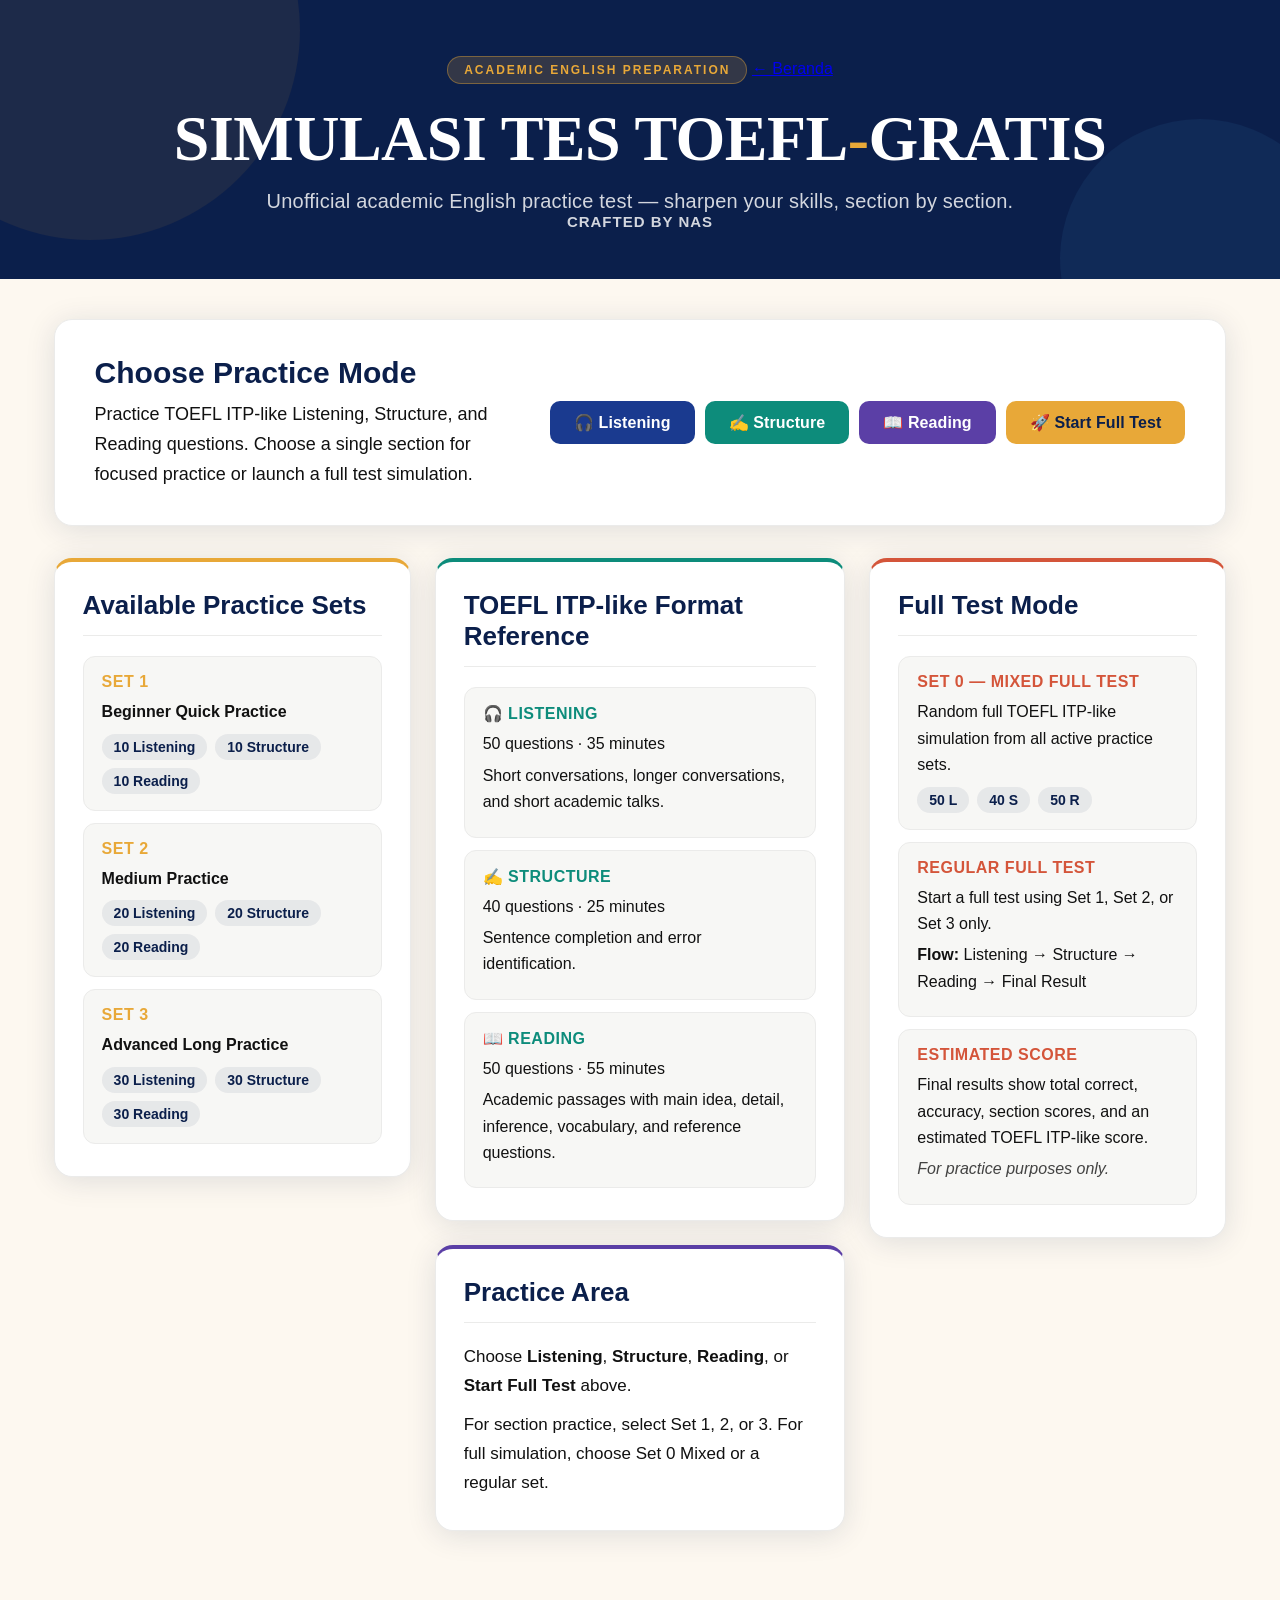
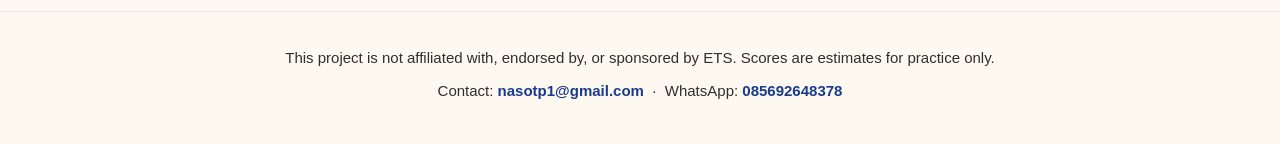
<file: index.html>
<!DOCTYPE html>
<html lang="en">
<head>
  <meta charset="UTF-8" />
  <meta name="viewport" content="width=device-width, initial-scale=1.0" />

  <title>Simulasi Tes TOEFL Online GRATIS</title>

  <link rel="stylesheet" href="css/style.css" />
</head>
<body>

  <header class="app-header">
    <div class="header-inner">
      <div class="header-badge">Academic English Preparation</div>
         <a href="https://sagaevans.github.io/SIMULASI-BELAJAR-GRATIS/" class="btn-home">
      ← Beranda
          </a>
      <h1 class="app-title">
        SIMULASI TES TOEFL<span>-</span>GRATIS
      </h1>

      <p class="app-subtitle">
        Unofficial academic English practice test — sharpen your skills, section by section.
      </p>

      <span class="app-author">Crafted by Nas</span>
    </div>
  </header>

  <main class="container">

    <section class="intro-card">
      <div class="intro-left">
        <h2>Choose Practice Mode</h2>
        <p>
          Practice TOEFL ITP-like Listening, Structure, and Reading questions.
          Choose a single section for focused practice or launch a full test simulation.
        </p>
      </div>

      <div class="section-buttons">
        <button id="btn-nav-listening" onclick="handleMainNavClick('listening')">
          🎧 Listening
        </button>

        <button id="btn-nav-structure" onclick="handleMainNavClick('structure')">
          ✍️ Structure
        </button>

        <button id="btn-nav-reading" onclick="handleMainNavClick('reading')">
          📖 Reading
        </button>

        <button id="btn-nav-fulltest" class="btn-full-test" onclick="handleMainNavClick('fulltest')">
          🚀 Start Full Test
        </button>
      </div>
    </section>

    <div class="home-three-column">

      <section class="test-info color-block-sets">
        <h2>Available Practice Sets</h2>

        <div class="vertical-info-list">

          <div class="info-box">
            <h3>Set 1</h3>
            <p><strong>Beginner Quick Practice</strong></p>

            <div class="stat-row">
              <span class="stat-pill">10 Listening</span>
              <span class="stat-pill">10 Structure</span>
              <span class="stat-pill">10 Reading</span>
            </div>
          </div>

          <div class="info-box">
            <h3>Set 2</h3>
            <p><strong>Medium Practice</strong></p>

            <div class="stat-row">
              <span class="stat-pill">20 Listening</span>
              <span class="stat-pill">20 Structure</span>
              <span class="stat-pill">20 Reading</span>
            </div>
          </div>

          <div class="info-box">
            <h3>Set 3</h3>
            <p><strong>Advanced Long Practice</strong></p>

            <div class="stat-row">
              <span class="stat-pill">30 Listening</span>
              <span class="stat-pill">30 Structure</span>
              <span class="stat-pill">30 Reading</span>
            </div>
          </div>

        </div>
      </section>

      <div class="home-center-column">

        <section class="test-info color-block-reference">
          <h2>TOEFL ITP-like Format Reference</h2>

          <div class="vertical-info-list">

            <div class="info-box">
              <h3>🎧 Listening</h3>
              <p>50 questions · 35 minutes</p>
              <p>
                Short conversations, longer conversations, and short academic talks.
              </p>
            </div>

            <div class="info-box">
              <h3>✍️ Structure</h3>
              <p>40 questions · 25 minutes</p>
              <p>
                Sentence completion and error identification.
              </p>
            </div>

            <div class="info-box">
              <h3>📖 Reading</h3>
              <p>50 questions · 55 minutes</p>
              <p>
                Academic passages with main idea, detail, inference, vocabulary, and reference questions.
              </p>
            </div>

          </div>
        </section>

        <section id="practice-area" class="practice-area color-block-practice">
          <h2>Practice Area</h2>

          <p>
            Choose <strong>Listening</strong>, <strong>Structure</strong>,
            <strong>Reading</strong>, or <strong>Start Full Test</strong> above.
          </p>

          <p class="practice-note">
            For section practice, select Set 1, 2, or 3.
            For full simulation, choose Set 0 Mixed or a regular set.
          </p>
        </section>

      </div>

      <section class="test-info color-block-fulltest">
        <h2>Full Test Mode</h2>

        <div class="vertical-info-list">

          <div class="info-box">
            <h3>Set 0 — Mixed Full Test</h3>
            <p>
              Random full TOEFL ITP-like simulation from all active practice sets.
            </p>

            <div class="stat-row">
              <span class="stat-pill">50 L</span>
              <span class="stat-pill">40 S</span>
              <span class="stat-pill">50 R</span>
            </div>
          </div>

          <div class="info-box">
            <h3>Regular Full Test</h3>
            <p>
              Start a full test using Set 1, Set 2, or Set 3 only.
            </p>

            <p class="flow-text">
              <strong>Flow:</strong> Listening → Structure → Reading → Final Result
            </p>
          </div>

          <div class="info-box">
            <h3>Estimated Score</h3>
            <p>
              Final results show total correct, accuracy, section scores,
              and an estimated TOEFL ITP-like score.
            </p>

            <p class="muted-note">
              For practice purposes only.
            </p>
          </div>

        </div>
      </section>

    </div>

  </main>

  <footer class="app-footer">
    <p>
      This project is not affiliated with, endorsed by, or sponsored by ETS.
      Scores are estimates for practice only.
    </p>

    <p class="footer-contact">
      Contact:
      <a href="mailto:nasotp1@gmail.com">nasotp1@gmail.com</a>
      &nbsp;·&nbsp;
      WhatsApp:
      <a href="https://wa.me/6285692648378" target="_blank">085692648378</a>
    </p>
  </footer>

  <script>
    function scrollToPracticeArea() {
      const practiceArea = document.getElementById("practice-area");

      if (!practiceArea) {
        return;
      }

      setTimeout(function () {
        practiceArea.scrollIntoView({
          behavior: "smooth",
          block: "start"
        });
      }, 150);
    }

    function handleMainNavClick(mode) {
      if (mode === "fulltest") {
        loadFullTestIntro();
      } else {
        loadSection(mode);
      }

      scrollToPracticeArea();
    }
  </script>

  <script src="js/app.js"></script>
</body>
</html>
</file>
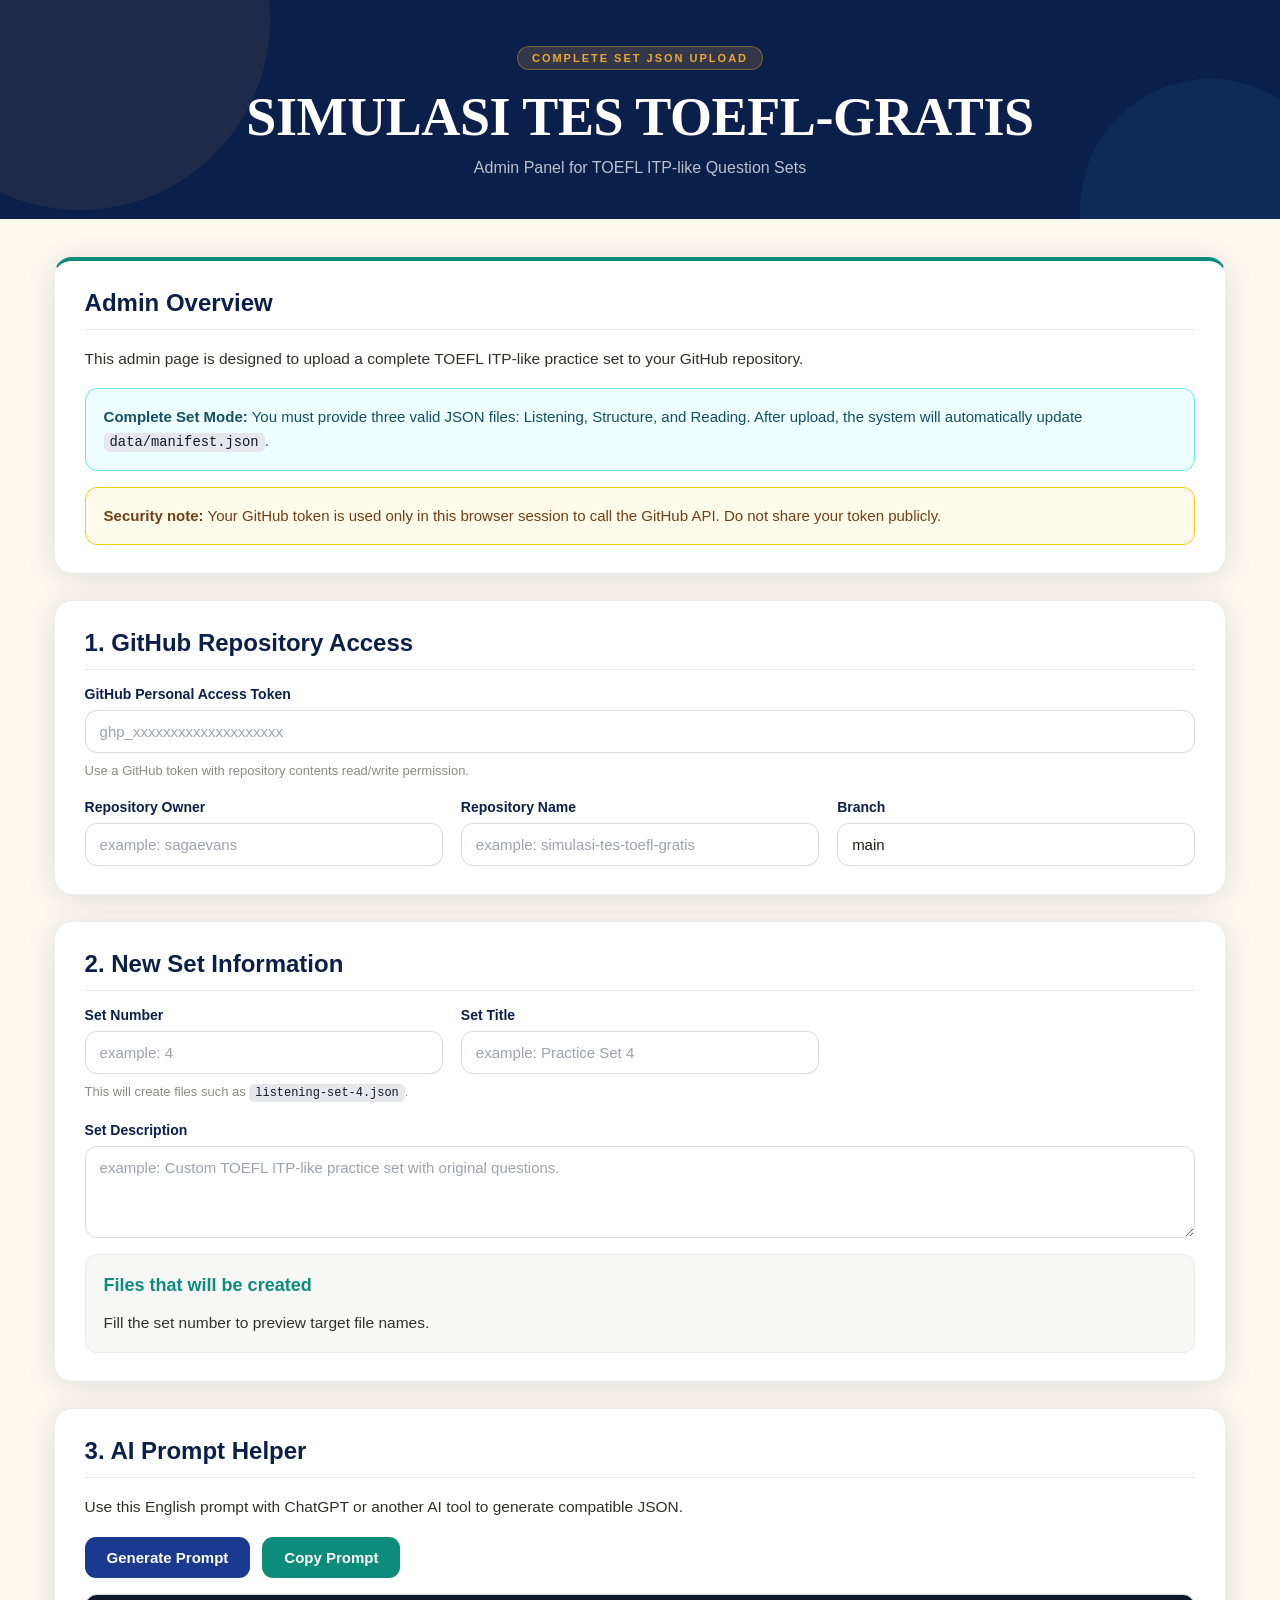
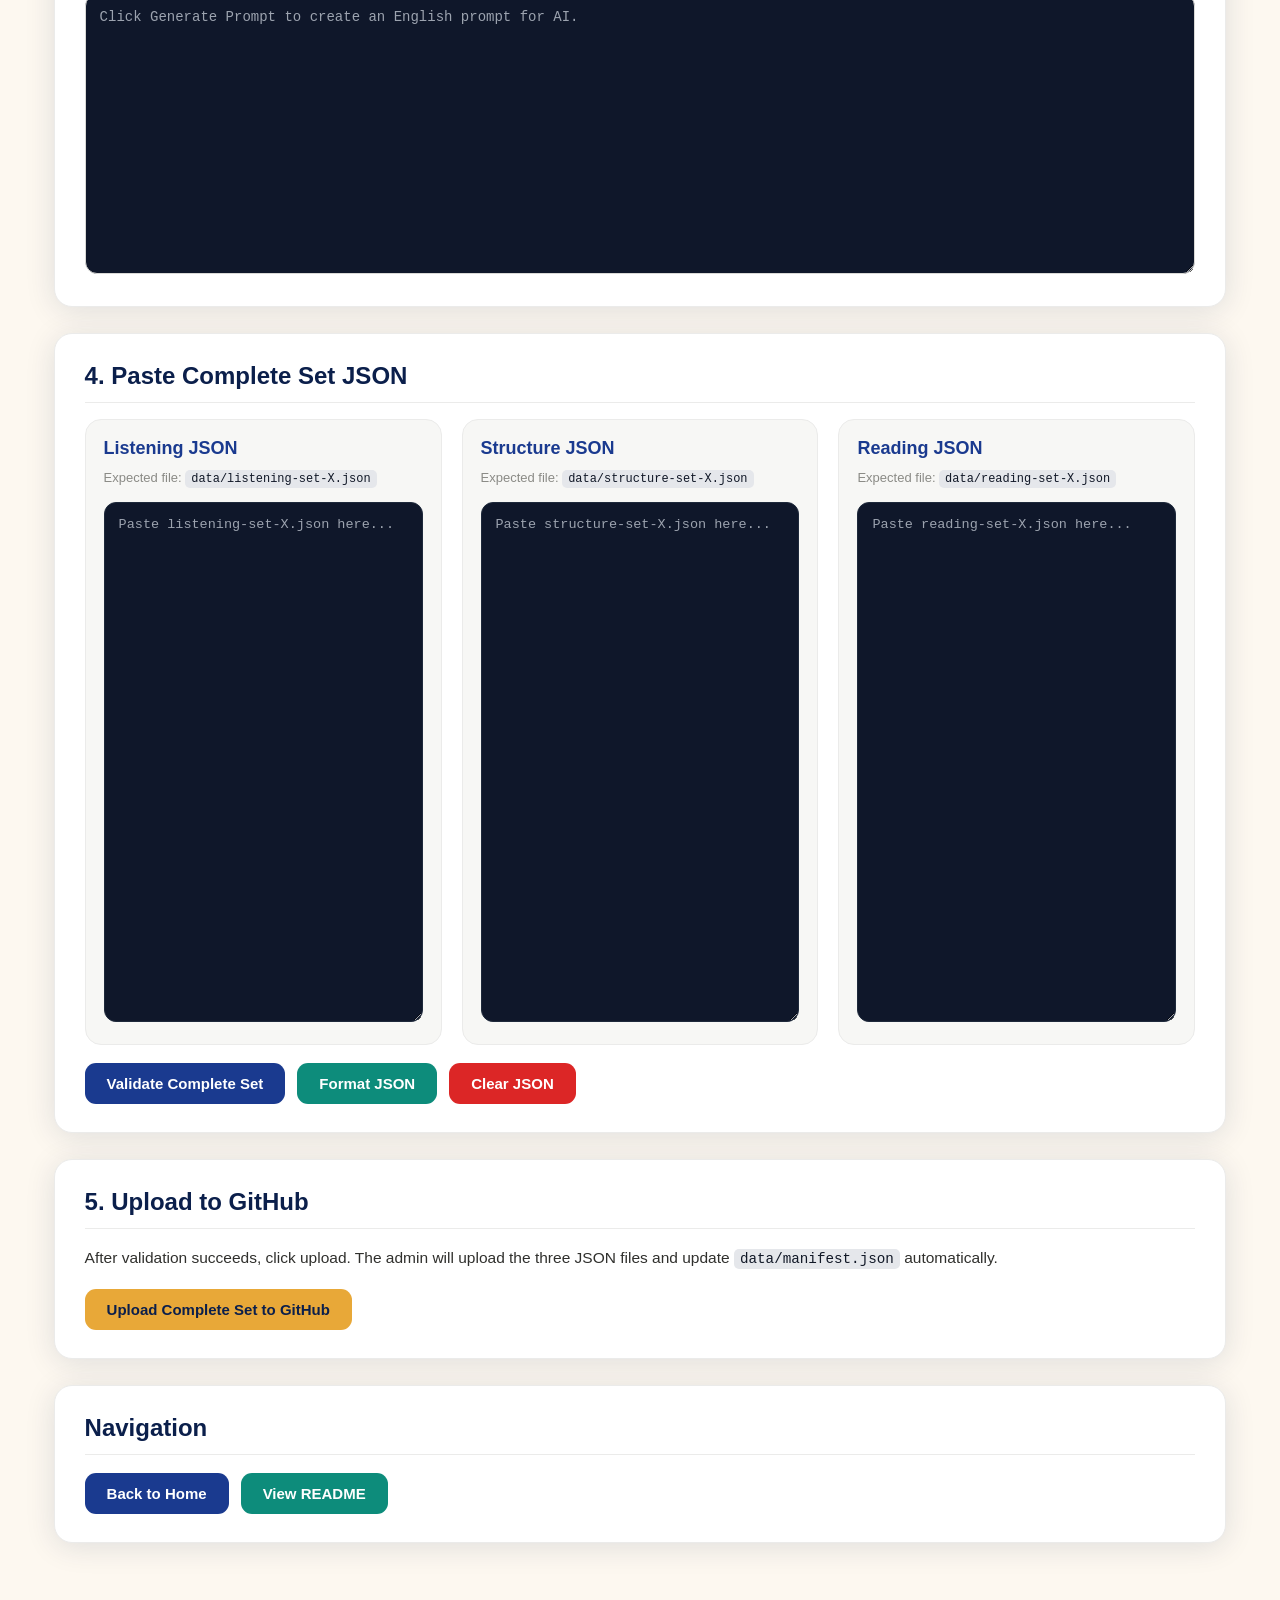
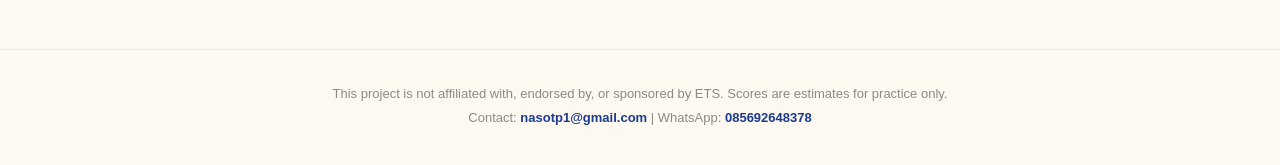
<file: admin.html>
<!DOCTYPE html>
<html lang="en">
<head>
  <meta charset="UTF-8" />
  <meta name="viewport" content="width=device-width, initial-scale=1.0" />

  <title>Admin - Simulasi Tes TOEFL Gratis</title>

  <link rel="stylesheet" href="css/admin.css" />
</head>
<body>

  <header class="admin-header">
    <div class="admin-header-inner">
      <div class="admin-badge">Complete Set JSON Upload</div>
      <h1>SIMULASI TES TOEFL-GRATIS</h1>
      <p>Admin Panel for TOEFL ITP-like Question Sets</p>
    </div>
  </header>

  <main class="admin-container">

    <section class="admin-card intro-card">
      <h2>Admin Overview</h2>

      <p>
        This admin page is designed to upload a complete TOEFL ITP-like practice set
        to your GitHub repository.
      </p>

      <div class="notice-box">
        <strong>Complete Set Mode:</strong>
        You must provide three valid JSON files: Listening, Structure, and Reading.
        After upload, the system will automatically update <code>data/manifest.json</code>.
      </div>

      <div class="warning-box">
        <strong>Security note:</strong>
        Your GitHub token is used only in this browser session to call the GitHub API.
        Do not share your token publicly.
      </div>
    </section>

    <section class="admin-card">
      <h2>1. GitHub Repository Access</h2>

      <div class="form-grid">
        <div class="form-group full-width">
          <label for="githubToken">GitHub Personal Access Token</label>
          <input
            type="password"
            id="githubToken"
            placeholder="ghp_xxxxxxxxxxxxxxxxxxxx"
            autocomplete="off"
          />
          <p class="hint">
            Use a GitHub token with repository contents read/write permission.
          </p>
        </div>

        <div class="form-group">
          <label for="githubOwner">Repository Owner</label>
          <input
            type="text"
            id="githubOwner"
            placeholder="example: sagaevans"
          />
        </div>

        <div class="form-group">
          <label for="githubRepo">Repository Name</label>
          <input
            type="text"
            id="githubRepo"
            placeholder="example: simulasi-tes-toefl-gratis"
          />
        </div>

        <div class="form-group">
          <label for="githubBranch">Branch</label>
          <input
            type="text"
            id="githubBranch"
            value="main"
          />
        </div>
      </div>
    </section>

    <section class="admin-card">
      <h2>2. New Set Information</h2>

      <div class="form-grid">
        <div class="form-group">
          <label for="setNumber">Set Number</label>
          <input
            type="number"
            id="setNumber"
            min="1"
            placeholder="example: 4"
          />
          <p class="hint">
            This will create files such as <code>listening-set-4.json</code>.
          </p>
        </div>

        <div class="form-group">
          <label for="setTitle">Set Title</label>
          <input
            type="text"
            id="setTitle"
            placeholder="example: Practice Set 4"
          />
        </div>

        <div class="form-group full-width">
          <label for="setDescription">Set Description</label>
          <textarea
            id="setDescription"
            class="small-textarea"
            placeholder="example: Custom TOEFL ITP-like practice set with original questions."
          ></textarea>
        </div>
      </div>

      <div class="file-preview-box">
        <h3>Files that will be created</h3>
        <p id="filePreview">
          Fill the set number to preview target file names.
        </p>
      </div>
    </section>

    <section class="admin-card">
      <h2>3. AI Prompt Helper</h2>

      <p>
        Use this English prompt with ChatGPT or another AI tool to generate compatible JSON.
      </p>

      <div class="button-row">
        <button type="button" onclick="generatePromptHelper()">
          Generate Prompt
        </button>

        <button type="button" class="secondary-button" onclick="copyPromptHelper()">
          Copy Prompt
        </button>
      </div>

      <textarea
        id="promptHelper"
        class="prompt-textarea"
        readonly
        placeholder="Click Generate Prompt to create an English prompt for AI."
      ></textarea>
    </section>

    <section class="admin-card">
      <h2>4. Paste Complete Set JSON</h2>

      <div class="json-grid">

        <div class="json-panel">
          <h3>Listening JSON</h3>
          <p class="hint">
            Expected file: <code id="listeningFileName">data/listening-set-X.json</code>
          </p>

          <textarea
            id="listeningJson"
            class="json-textarea"
            spellcheck="false"
            placeholder="Paste listening-set-X.json here..."
          ></textarea>
        </div>

        <div class="json-panel">
          <h3>Structure JSON</h3>
          <p class="hint">
            Expected file: <code id="structureFileName">data/structure-set-X.json</code>
          </p>

          <textarea
            id="structureJson"
            class="json-textarea"
            spellcheck="false"
            placeholder="Paste structure-set-X.json here..."
          ></textarea>
        </div>

        <div class="json-panel">
          <h3>Reading JSON</h3>
          <p class="hint">
            Expected file: <code id="readingFileName">data/reading-set-X.json</code>
          </p>

          <textarea
            id="readingJson"
            class="json-textarea"
            spellcheck="false"
            placeholder="Paste reading-set-X.json here..."
          ></textarea>
        </div>

      </div>

      <div class="button-row">
        <button type="button" onclick="validateCompleteSet()">
          Validate Complete Set
        </button>

        <button type="button" class="secondary-button" onclick="formatAllJson()">
          Format JSON
        </button>

        <button type="button" class="danger-button" onclick="clearAllJson()">
          Clear JSON
        </button>
      </div>

      <div id="validationResult" class="result-box hidden"></div>
    </section>

    <section class="admin-card">
      <h2>5. Upload to GitHub</h2>

      <p>
        After validation succeeds, click upload. The admin will upload the three JSON files
        and update <code>data/manifest.json</code> automatically.
      </p>

      <div class="button-row">
        <button type="button" class="upload-button" onclick="uploadCompleteSetToGitHub()">
          Upload Complete Set to GitHub
        </button>
      </div>

      <div id="uploadResult" class="result-box hidden"></div>
    </section>

    <section class="admin-card">
      <h2>Navigation</h2>

      <div class="button-row">
        <a class="link-button" href="index.html">Back to Home</a>
        <a class="link-button secondary-link" href="README.md">View README</a>
      </div>
    </section>

  </main>

  <footer class="admin-footer">
    <p>
      This project is not affiliated with, endorsed by, or sponsored by ETS.
      Scores are estimates for practice only.
    </p>

    <p>
      Contact:
      <a href="mailto:nasotp1@gmail.com">nasotp1@gmail.com</a>
      |
      WhatsApp:
      <a href="https://wa.me/6285692648378" target="_blank">085692648378</a>
    </p>
  </footer>

  <script src="js/admin.js"></script>
</body>
</html>
</file>
<file: css/style.css>
*,
*::before,
*::after {
  box-sizing: border-box;
  margin: 0;
  padding: 0;
}

:root {
  --navy: #0b1f4b;
  --blue: #1a3a8f;
  --accent: #e8a838;
  --teal: #0d8c7b;
  --coral: #d4553a;
  --violet: #5b3fa6;
  --cream: #fdf8f0;
  --gray50: #f7f7f5;
  --gray100: #ebebea;
  --gray400: #7a7a75;
  --gray700: #2f2f2b;
  --text: #111111;
  --shadow: rgba(11, 31, 75, 0.12);
  --card-radius: 18px;
}

html {
  scroll-behavior: smooth;
}

body {
  font-family: "Segoe UI", Arial, sans-serif;
  background: var(--cream);
  color: var(--text);
  min-height: 100vh;
}

/* Header */

.app-header {
  position: relative;
  background: var(--navy);
  overflow: hidden;
  padding: 56px 24px 48px;
  text-align: center;
}

.app-header::before,
.app-header::after {
  content: "";
  position: absolute;
  border-radius: 50%;
  opacity: 0.08;
}

.app-header::before {
  width: 420px;
  height: 420px;
  top: -180px;
  left: -120px;
  background: var(--accent);
}

.app-header::after {
  width: 280px;
  height: 280px;
  bottom: -120px;
  right: -60px;
  background: #4fa3e0;
}

.header-inner {
  position: relative;
  z-index: 1;
}

.header-badge {
  display: inline-block;
  background: rgba(232, 168, 56, 0.18);
  color: var(--accent);
  border: 1px solid rgba(232, 168, 56, 0.4);
  font-size: 12px;
  font-weight: 800;
  letter-spacing: 2px;
  text-transform: uppercase;
  padding: 6px 16px;
  border-radius: 40px;
  margin-bottom: 20px;
}

.app-title {
  font-family: Georgia, "Times New Roman", serif;
  font-weight: 900;
  font-size: clamp(38px, 5vw, 68px);
  color: #ffffff;
  line-height: 1.1;
  letter-spacing: -0.5px;
}

.app-title span {
  color: var(--accent);
}

.app-subtitle {
  margin-top: 16px;
  font-size: 20px;
  color: rgba(255, 255, 255, 0.82);
  font-weight: 500;
  letter-spacing: 0.2px;
}

.header-actions {
  display: flex;
  flex-direction: column;
  align-items: center;
  gap: 10px;
  margin-top: 16px;
}

.app-author {
  display: inline-block;
  font-size: 15px;
  font-weight: 700;
  color: rgba(255, 255, 255, 0.82);
  letter-spacing: 1px;
  text-transform: uppercase;
}

.home-portal-link,
.home-portal-link:visited,
.home-portal-link:active {
  display: inline-block;
  background: rgba(232, 168, 56, 0.16);
  color: #ffffff;
  border: 1px solid rgba(232, 168, 56, 0.45);
  border-radius: 999px;
  padding: 9px 18px;
  font-size: 15px;
  font-weight: 800;
  text-decoration: none;
  transition: 0.18s ease;
}

.home-portal-link:hover {
  background: rgba(232, 168, 56, 0.34);
  color: #ffffff;
  transform: translateY(-1px);
}

/* Layout */

.container {
  width: 96vw;
  max-width: 1680px;
  margin: 0 auto;
  padding: 40px 28px 60px;
}

.intro-card {
  background: #ffffff;
  border: 1px solid var(--gray100);
  border-radius: var(--card-radius);
  padding: 36px 40px;
  margin-bottom: 32px;
  box-shadow: 0 4px 30px var(--shadow);
  display: flex;
  align-items: center;
  gap: 40px;
  flex-wrap: wrap;
}

.intro-left {
  flex: 1;
  min-width: 240px;
}

.intro-card h2 {
  font-size: 30px;
  font-weight: 900;
  color: var(--navy);
  margin-bottom: 10px;
}

.intro-card p {
  font-size: 18px;
  color: var(--text);
  line-height: 1.65;
  max-width: 680px;
}

.home-three-column {
  display: grid;
  grid-template-columns: minmax(330px, 1fr) minmax(390px, 1.15fr) minmax(330px, 1fr);
  gap: 24px;
  align-items: start;
}

.home-center-column {
  display: flex;
  flex-direction: column;
  gap: 24px;
}

/* Main cards */

.test-info,
.practice-area {
  background: #ffffff;
  border: 1px solid var(--gray100);
  border-radius: var(--card-radius);
  padding: 28px 28px 32px;
  box-shadow: 0 4px 30px var(--shadow);
}

.color-block-sets {
  border-top: 4px solid var(--accent);
}

.color-block-reference {
  border-top: 4px solid var(--teal);
}

.color-block-fulltest {
  border-top: 4px solid var(--coral);
}

.color-block-practice {
  border-top: 4px solid var(--violet);
}

.test-info h2,
.practice-area h2 {
  font-size: 26px;
  font-weight: 900;
  color: var(--navy);
  margin-bottom: 20px;
  padding-bottom: 14px;
  border-bottom: 1px solid var(--gray100);
}

/* Buttons */

.section-buttons {
  display: flex;
  flex-wrap: wrap;
  gap: 10px;
  margin-top: 0;
  flex-shrink: 0;
}

button {
  font-family: "Segoe UI", Arial, sans-serif;
  font-size: 16px;
  font-weight: 800;
  border: none;
  border-radius: 10px;
  padding: 12px 24px;
  cursor: pointer;
  transition: all 0.18s ease;
  letter-spacing: 0.1px;
  background: var(--blue);
  color: #ffffff;
}

button:hover {
  background: #0f2a6b;
  transform: translateY(-2px);
  box-shadow: 0 6px 18px rgba(26, 58, 143, 0.3);
}

#btn-nav-listening {
  background: var(--blue);
  color: #ffffff;
}

#btn-nav-structure {
  background: var(--teal);
  color: #ffffff;
}

#btn-nav-reading {
  background: var(--violet);
  color: #ffffff;
}

#btn-nav-listening:hover {
  background: #0f2a6b;
}

#btn-nav-structure:hover {
  background: #09705f;
}

#btn-nav-reading:hover {
  background: #432f80;
}

.btn-full-test {
  background: var(--accent);
  color: var(--navy);
  font-weight: 900;
}

.btn-full-test:hover {
  background: #d4942b;
  color: var(--navy);
  box-shadow: 0 6px 18px rgba(232, 168, 56, 0.38);
}

.main-button-active {
  background: #16a34a !important;
  color: #ffffff !important;
  box-shadow: 0 0 0 3px rgba(22, 163, 74, 0.25) !important;
}

.btn-full-test.main-button-active {
  background: #ea580c !important;
  color: #ffffff !important;
  box-shadow: 0 0 0 3px rgba(234, 88, 12, 0.25) !important;
}

button:disabled {
  background: #cbd5e1 !important;
  color: #64748b !important;
  cursor: not-allowed;
  transform: none;
  box-shadow: none;
}

/* Info boxes */

.vertical-info-list {
  display: flex;
  flex-direction: column;
  gap: 12px;
}

.info-box {
  background: var(--gray50);
  border: 1px solid var(--gray100);
  border-radius: 12px;
  padding: 16px 18px;
  transition: transform 0.15s ease, box-shadow 0.15s ease;
}

.info-box:hover {
  transform: translateY(-2px);
  box-shadow: 0 6px 20px var(--shadow);
}

.info-box h3 {
  font-size: 16px;
  font-weight: 900;
  letter-spacing: 0.5px;
  text-transform: uppercase;
  margin-bottom: 8px;
}

.color-block-sets .info-box h3 {
  color: var(--accent);
}

.color-block-reference .info-box h3 {
  color: var(--teal);
}

.color-block-fulltest .info-box h3 {
  color: var(--coral);
}

.color-block-practice .info-box h3 {
  color: var(--violet);
}

.info-box p {
  font-size: 16px;
  color: var(--text);
  line-height: 1.65;
  margin: 5px 0;
}

.info-box strong {
  color: var(--text);
  font-weight: 900;
}

.stat-row {
  display: flex;
  flex-wrap: wrap;
  gap: 8px;
  margin-top: 8px;
}

.stat-pill {
  font-size: 14px;
  font-weight: 800;
  padding: 5px 12px;
  border-radius: 20px;
  background: rgba(11, 31, 75, 0.07);
  color: var(--navy);
}

.practice-area p {
  font-size: 17px;
  color: var(--text);
  line-height: 1.7;
}

.practice-note,
.flow-text {
  margin-top: 10px;
}

.muted-note {
  margin-top: 6px;
  font-style: italic;
  opacity: 0.78;
}

/* Dynamic test content */

.question-card,
.passage-card,
.audio-box,
.score-box,
.restart-box {
  background: #ffffff;
  border: 1px solid #d7dde7;
  border-radius: 12px;
  padding: 20px;
  margin: 16px 0;
}

.question-card h3,
.passage-card h3,
.audio-box h3,
.score-box h3,
.restart-box h3 {
  margin-top: 0;
  font-size: 22px;
  color: var(--navy);
}

.question-card p,
.passage-card p,
.audio-box p,
.score-box p,
.restart-box p {
  font-size: 17px;
  color: var(--text);
  line-height: 1.65;
}

.question-meta {
  color: #334155;
  font-size: 15px;
}

.choice {
  display: block;
  background: #f8fafc;
  border: 1px solid #dbe3ef;
  border-radius: 10px;
  padding: 13px;
  margin: 10px 0;
  cursor: pointer;
  font-size: 17px;
  color: var(--text);
  line-height: 1.5;
}

.choice:hover {
  background: #eff6ff;
  border-color: #93c5fd;
}

.choice input {
  margin-right: 8px;
}

.explanation {
  margin-top: 12px;
  line-height: 1.5;
  font-size: 16px;
}

.correct {
  color: #16a34a;
  font-weight: bold;
}

.wrong {
  color: #dc2626;
  font-weight: bold;
}

.passage-text {
  line-height: 1.75;
  white-space: pre-line;
  font-size: 17px;
}

.audio-box {
  background: #f8fafc;
  border-color: #cbd5e1;
}

.audio-controls {
  display: flex;
  flex-wrap: wrap;
  gap: 10px;
  margin: 14px 0;
}

.audio-status {
  margin-top: 10px;
  font-weight: bold;
  color: #334155;
  font-size: 16px;
}

.btn-play {
  background: #2563eb;
  color: #ffffff;
}

.btn-pause {
  background: #f59e0b;
  color: #111827;
}

.btn-resume {
  background: #16a34a;
  color: #ffffff;
}

.btn-stop {
  background: #dc2626;
  color: #ffffff;
}

.btn-play.active,
.btn-pause.active,
.btn-resume.active,
.btn-stop.active {
  box-shadow: 0 0 0 3px rgba(37, 99, 235, 0.25);
  transform: translateY(-1px);
}

.btn-stop:hover {
  background: #b91c1c;
}

.timer-box {
  display: flex;
  justify-content: space-between;
  align-items: center;
  background: #ecfeff;
  border: 1px solid #67e8f9;
  border-radius: 10px;
  padding: 14px 18px;
  margin: 16px 0;
}

.timer-box p {
  margin: 5px 0 0;
  color: #334155;
  font-size: 15px;
}

.timer-display {
  font-size: 32px;
  font-weight: bold;
  color: #0e7490;
}

.timer-warning {
  background: #fef9c3;
  border-color: #facc15;
}

.timer-warning .timer-display {
  color: #a16207;
}

.timer-danger {
  background: #fee2e2;
  border-color: #ef4444;
}

.timer-danger .timer-display {
  color: #b91c1c;
}

.score-box {
  background: #f0fdf4;
  border-color: #86efac;
}

.restart-box {
  background: #f8fafc;
  border-color: #cbd5e1;
}

.restart-buttons {
  display: flex;
  flex-wrap: wrap;
  gap: 10px;
}

.btn-restart {
  background: #2563eb;
  color: #ffffff;
}

.btn-shuffle {
  background: #7c3aed;
  color: #ffffff;
}

.btn-shuffle:hover {
  background: #5b21b6;
}

/* Footer */

.app-footer {
  text-align: center;
  padding: 32px 24px 40px;
  font-size: 15px;
  color: var(--gray700);
  line-height: 1.8;
  border-top: 1px solid var(--gray100);
  margin-top: 20px;
}

.app-footer a {
  color: var(--blue);
  text-decoration: none;
  font-weight: 800;
}

.app-footer a:hover {
  text-decoration: underline;
}

.footer-contact {
  margin-top: 6px;
}

code {
  background: #e5e7eb;
  color: #111827;
  padding: 2px 5px;
  border-radius: 4px;
}

/* Responsive */

@media (max-width: 1100px) {
  .home-three-column {
    grid-template-columns: 1fr 1fr;
  }

  .home-three-column > .test-info:last-child {
    grid-column: 1 / -1;
  }
}

@media (max-width: 720px) {
  .app-header {
    padding: 42px 18px 36px;
  }

  .app-title {
    font-size: 34px;
  }

  .app-subtitle {
    font-size: 15px;
  }

  .home-three-column {
    grid-template-columns: 1fr;
  }

  .intro-card {
    flex-direction: column;
    align-items: stretch;
    gap: 24px;
    padding: 28px 22px;
  }

  .section-buttons {
    flex-direction: column;
  }

  .section-buttons button,
  .audio-controls button,
  .restart-buttons button {
    width: 100%;
  }

  .container {
    width: 100%;
    padding: 24px 16px 48px;
  }

  .test-info,
  .practice-area {
    padding: 22px 20px 26px;
  }

  .timer-box {
    flex-direction: column;
    align-items: flex-start;
    gap: 10px;
  }

  .timer-display {
    font-size: 26px;
  }
}
</file>
<file: css/admin.css>
*,
*::before,
*::after {
  box-sizing: border-box;
  margin: 0;
  padding: 0;
}

:root {
  --navy: #0b1f4b;
  --blue: #1a3a8f;
  --accent: #e8a838;
  --teal: #0d8c7b;
  --coral: #d4553a;
  --violet: #5b3fa6;
  --cream: #fdf8f0;
  --gray50: #f7f7f5;
  --gray100: #ebebea;
  --gray200: #d9d9d6;
  --gray400: #8b8b86;
  --gray700: #30302d;
  --text: #1a1a17;
  --success: #16a34a;
  --danger: #dc2626;
  --warning: #e8a838;
  --shadow: rgba(11, 31, 75, 0.12);
  --card-radius: 18px;
}

body {
  font-family: "Segoe UI", Arial, sans-serif;
  background: var(--cream);
  color: var(--text);
  min-height: 100vh;
}

/* Header */

.admin-header {
  position: relative;
  background: var(--navy);
  overflow: hidden;
  padding: 46px 24px 42px;
  text-align: center;
  color: #ffffff;
}

.admin-header::before,
.admin-header::after {
  content: "";
  position: absolute;
  border-radius: 50%;
  opacity: 0.08;
}

.admin-header::before {
  width: 380px;
  height: 380px;
  top: -170px;
  left: -110px;
  background: var(--accent);
}

.admin-header::after {
  width: 260px;
  height: 260px;
  bottom: -120px;
  right: -60px;
  background: #4fa3e0;
}

.admin-header-inner {
  position: relative;
  z-index: 1;
}

.admin-badge {
  display: inline-block;
  background: rgba(232, 168, 56, 0.18);
  color: var(--accent);
  border: 1px solid rgba(232, 168, 56, 0.4);
  font-size: 11px;
  font-weight: 700;
  letter-spacing: 2px;
  text-transform: uppercase;
  padding: 5px 14px;
  border-radius: 40px;
  margin-bottom: 18px;
}

.admin-header h1 {
  font-family: Georgia, "Times New Roman", serif;
  font-size: clamp(32px, 4.5vw, 54px);
  line-height: 1.1;
  font-weight: 900;
  letter-spacing: -0.4px;
}

.admin-header p {
  margin-top: 12px;
  font-size: 16px;
  color: rgba(255, 255, 255, 0.72);
}

/* Layout */

.admin-container {
  width: 96vw;
  max-width: 1600px;
  margin: 0 auto;
  padding: 38px 28px 60px;
}

.admin-card {
  background: #ffffff;
  border: 1px solid var(--gray100);
  border-radius: var(--card-radius);
  padding: 28px 30px;
  margin-bottom: 26px;
  box-shadow: 0 4px 30px var(--shadow);
}

.admin-card h2 {
  color: var(--navy);
  font-size: 24px;
  font-weight: 800;
  margin-bottom: 16px;
  padding-bottom: 12px;
  border-bottom: 1px solid var(--gray100);
}

.admin-card h3 {
  color: var(--navy);
  font-size: 18px;
  margin-bottom: 10px;
}

.admin-card p {
  font-size: 15.5px;
  line-height: 1.65;
  color: var(--gray700);
}

.intro-card {
  border-top: 4px solid var(--teal);
}

/* Notices */

.notice-box,
.warning-box,
.file-preview-box {
  margin-top: 16px;
  padding: 16px 18px;
  border-radius: 12px;
  line-height: 1.6;
  font-size: 15px;
}

.notice-box {
  background: #ecfeff;
  border: 1px solid #67e8f9;
  color: #164e63;
}

.warning-box {
  background: #fffbeb;
  border: 1px solid #facc15;
  color: #713f12;
}

.file-preview-box {
  background: var(--gray50);
  border: 1px solid var(--gray100);
}

.file-preview-box h3 {
  color: var(--teal);
}

/* Forms */

.form-grid {
  display: grid;
  grid-template-columns: repeat(3, minmax(220px, 1fr));
  gap: 18px;
}

.form-group {
  display: flex;
  flex-direction: column;
}

.full-width {
  grid-column: 1 / -1;
}

label {
  font-size: 14px;
  font-weight: 800;
  color: var(--navy);
  margin-bottom: 8px;
}

input,
textarea,
select {
  width: 100%;
  border: 1px solid var(--gray200);
  border-radius: 12px;
  padding: 12px 14px;
  font-family: "Segoe UI", Arial, sans-serif;
  font-size: 15px;
  color: var(--text);
  background: #ffffff;
  outline: none;
  transition: 0.18s ease;
}

input:focus,
textarea:focus,
select:focus {
  border-color: var(--blue);
  box-shadow: 0 0 0 3px rgba(26, 58, 143, 0.12);
}

input::placeholder,
textarea::placeholder {
  color: #9ca3af;
}

.hint {
  margin-top: 7px;
  font-size: 13px !important;
  color: var(--gray400) !important;
}

.small-textarea {
  min-height: 92px;
  resize: vertical;
}

/* Prompt helper */

.prompt-textarea {
  min-height: 280px;
  margin-top: 16px;
  resize: vertical;
  background: #0f172a;
  color: #e5e7eb;
  font-family: Consolas, Monaco, "Courier New", monospace;
  font-size: 14px;
  line-height: 1.55;
}

/* JSON panels */

.json-grid {
  display: grid;
  grid-template-columns: repeat(3, minmax(280px, 1fr));
  gap: 20px;
  margin-top: 16px;
}

.json-panel {
  background: var(--gray50);
  border: 1px solid var(--gray100);
  border-radius: 16px;
  padding: 18px;
}

.json-panel h3 {
  color: var(--blue);
  font-size: 18px;
  margin-bottom: 8px;
}

.json-textarea {
  min-height: 520px;
  resize: vertical;
  margin-top: 12px;
  background: #0f172a;
  color: #e5e7eb;
  border-color: #1e293b;
  font-family: Consolas, Monaco, "Courier New", monospace;
  font-size: 13.5px;
  line-height: 1.55;
}

.json-textarea:focus,
.prompt-textarea:focus {
  border-color: var(--accent);
  box-shadow: 0 0 0 3px rgba(232, 168, 56, 0.18);
}

/* Buttons */

.button-row {
  display: flex;
  flex-wrap: wrap;
  gap: 12px;
  margin-top: 18px;
}

button,
.link-button {
  display: inline-block;
  border: none;
  border-radius: 11px;
  padding: 12px 22px;
  font-family: "Segoe UI", Arial, sans-serif;
  font-size: 15px;
  font-weight: 800;
  cursor: pointer;
  text-decoration: none;
  transition: 0.18s ease;
  background: var(--blue);
  color: #ffffff;
}

button:hover,
.link-button:hover {
  background: #0f2a6b;
  transform: translateY(-2px);
  box-shadow: 0 6px 18px rgba(26, 58, 143, 0.25);
}

.secondary-button,
.secondary-link {
  background: var(--teal);
}

.secondary-button:hover,
.secondary-link:hover {
  background: #09705f;
}

.danger-button {
  background: var(--danger);
}

.danger-button:hover {
  background: #b91c1c;
}

.upload-button {
  background: var(--accent);
  color: var(--navy);
}

.upload-button:hover {
  background: #d4942b;
  box-shadow: 0 6px 18px rgba(232, 168, 56, 0.35);
}

button:disabled {
  background: #cbd5e1;
  color: #64748b;
  cursor: not-allowed;
  transform: none;
  box-shadow: none;
}

/* Results */

.result-box {
  margin-top: 18px;
  padding: 16px 18px;
  border-radius: 12px;
  font-size: 15px;
  line-height: 1.65;
}

.result-box ul,
.result-box ol {
  margin-left: 22px;
  margin-top: 8px;
}

.result-success {
  background: #ecfdf5;
  border: 1px solid #10b981;
  color: #065f46;
}

.result-error {
  background: #fef2f2;
  border: 1px solid #ef4444;
  color: #991b1b;
}

.result-warning {
  background: #fffbeb;
  border: 1px solid #facc15;
  color: #713f12;
}

.hidden {
  display: none;
}

/* Code */

code {
  background: #e5e7eb;
  color: #111827;
  padding: 2px 6px;
  border-radius: 5px;
  font-size: 0.92em;
}

/* Footer */

.admin-footer {
  text-align: center;
  padding: 32px 24px 40px;
  font-size: 13px;
  color: var(--gray400);
  line-height: 1.8;
  border-top: 1px solid var(--gray100);
  margin-top: 20px;
}

.admin-footer a {
  color: var(--blue);
  text-decoration: none;
  font-weight: 700;
}

.admin-footer a:hover {
  text-decoration: underline;
}

/* Responsive */

@media (max-width: 1150px) {
  .json-grid {
    grid-template-columns: 1fr;
  }

  .json-textarea {
    min-height: 360px;
  }
}

@media (max-width: 900px) {
  .form-grid {
    grid-template-columns: 1fr;
  }

  .full-width {
    grid-column: auto;
  }
}

@media (max-width: 650px) {
  .admin-header {
    padding: 38px 18px 34px;
  }

  .admin-container {
    width: 100%;
    padding: 24px 16px 48px;
  }

  .admin-card {
    padding: 22px 20px;
  }

  .admin-card h2 {
    font-size: 21px;
  }

  .button-row {
    flex-direction: column;
  }

  button,
  .link-button {
    width: 100%;
    text-align: center;
  }

  .prompt-textarea,
  .json-textarea {
    font-size: 13px;
  }
}
</file>
